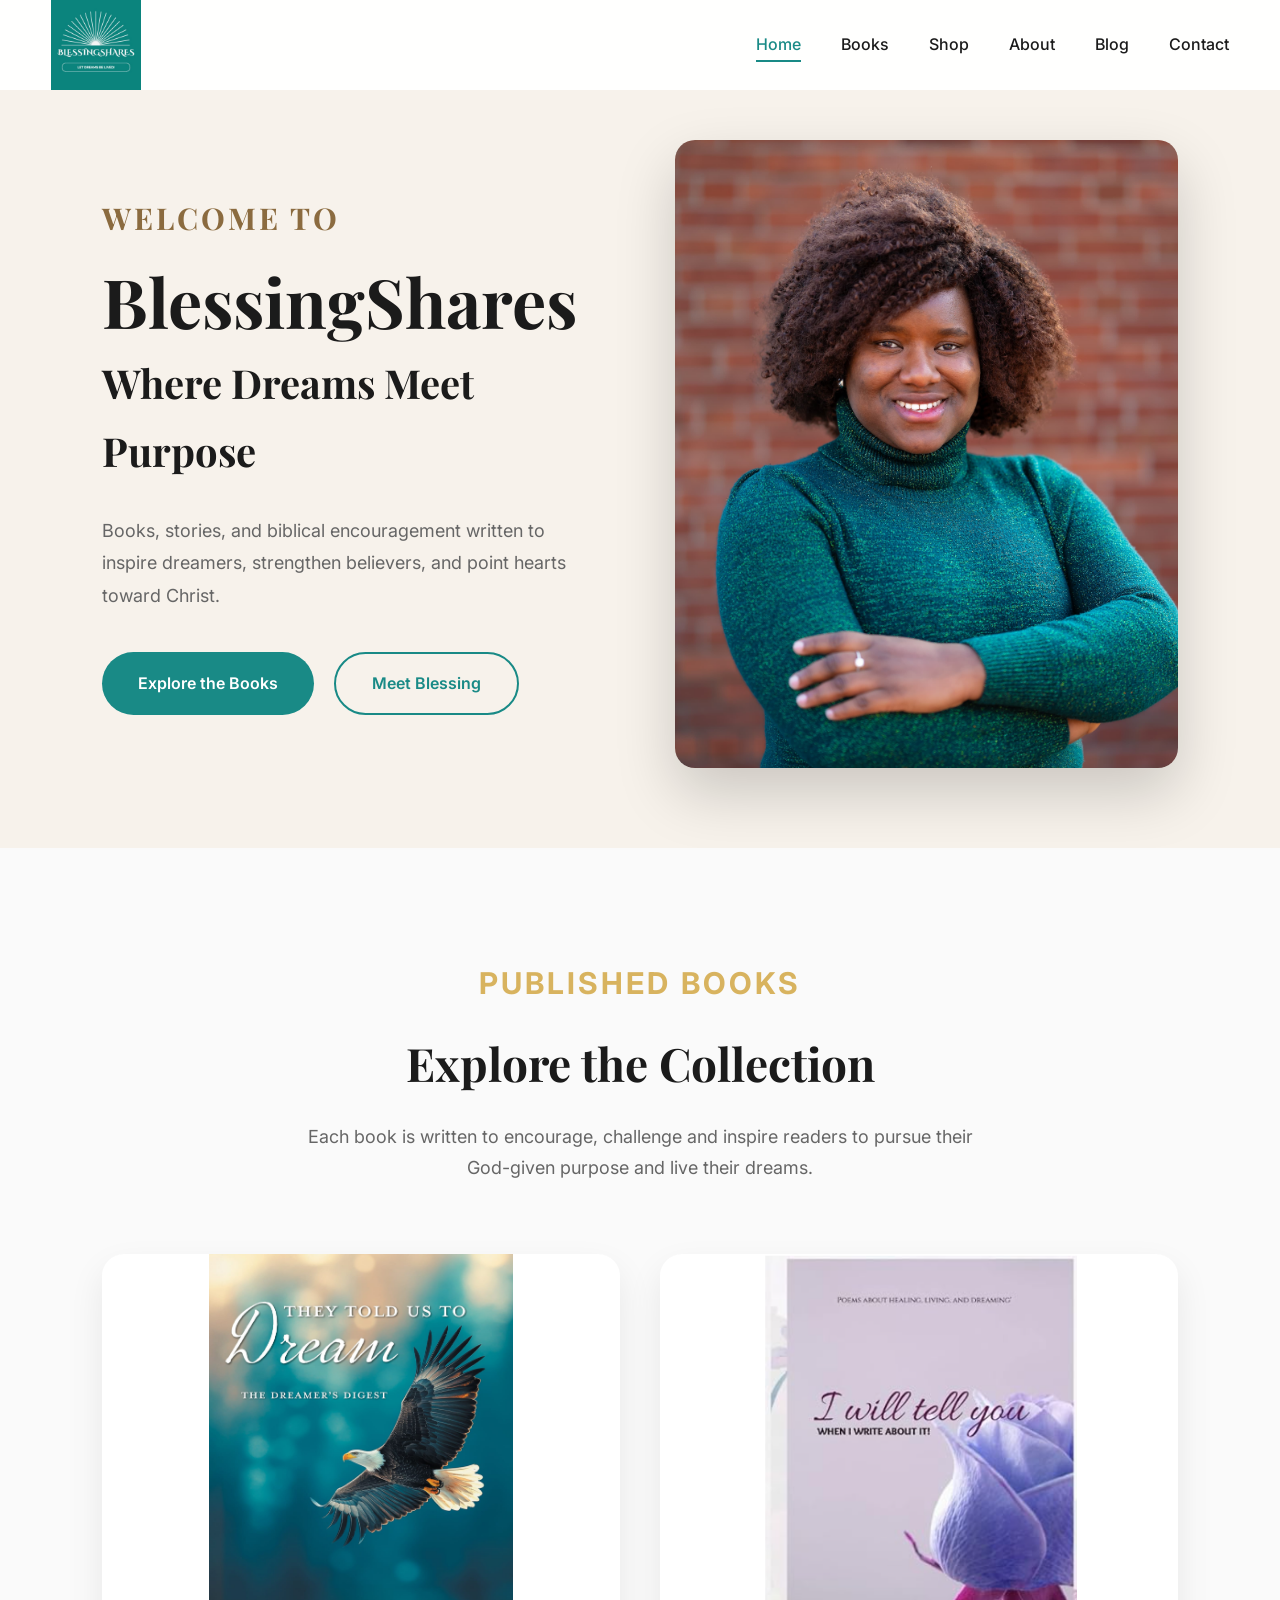
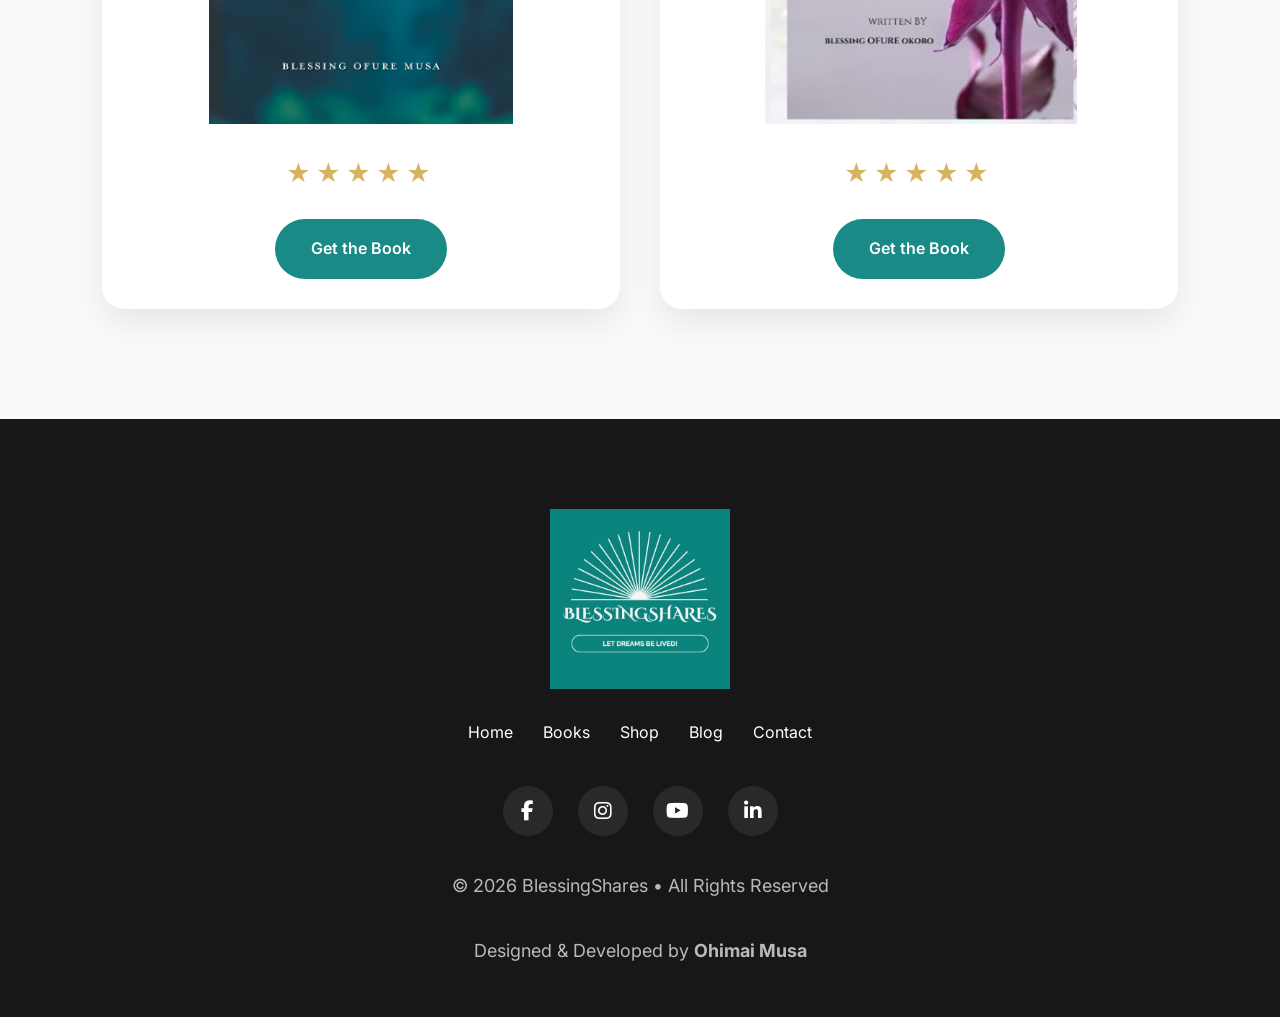
<file: index.html>
<!DOCTYPE html>
<html lang="en">

<head>

    <meta charset="UTF-8">

    <meta name="viewport"
          content="width=device-width, initial-scale=1.0">

    <title>
        BlessingShares | Books by Blessing Musa
    </title>

    <meta name="description"
          content="Official website of Blessing Musa. 
          Discover inspiring books, articles, and resources for     dreamers and believers.">

    <meta name="keywords"
          content="Blessing Musa, BlessingShares, 
          Christian     Books, Dreamers, They Told Us To Dream,  I'll Tell You When I Write About It">

    <meta name="author"
          content="Blessing Musa">

    <meta property="og:title"
          content="BlessingShares">

    <meta property="og:description"
          content="Books that inspire faith, purpose and dreams.">

    <meta property="og:image"
          content="Images/BlessingShares_logo.jpeg">

    <meta property="og:type"
          content="website">

    <meta property="og:url"
          content="https://blessingshares.com">

    <link rel="icon"
          href="Images/favicon.ico">

    <link rel="stylesheet"
          href="css/style.css">

    <link rel="stylesheet"
          href="css/animations.css">

    <link rel="stylesheet"
          href="css/responsive.css">

    <link rel="preconnect"
          href="https://fonts.googleapis.com">

    <link rel="preconnect"
          href="https://fonts.gstatic.com"
          crossorigin>

    <link href="https://fonts.googleapis.com/css2?family=Inter:wght@300;400;500;600;700&family=Playfair+Display:wght@500;600;700;800&display=swap"
          rel="stylesheet">

    <link rel="stylesheet"
          href="https://cdnjs.cloudflare.com/ajax/libs/font-awesome/6.7.2/css/all.min.css">

</head>

<body>

<header>

<nav class="navbar">

<div class="logo">

<a href="index.html">

<img src="Images/BlessingShares_logo.jpeg"
     alt="BlessingShares Logo">

</a>

</div>

<ul class="nav-links">

<li><a href="index.html" class="active">Home</a></li>

<li><a href="books.html">Books</a></li>

<li><a href="shop.html">Shop</a></li>

<li><a href="about.html">About</a></li>

<li><a href="blog.html">Blog</a></li>

<li><a href="contact.html">Contact</a></li>

</ul>

<div class="menu-btn">

<i class="fa-solid fa-bars"></i>

</div>

</nav>

</header>

<section class="hero">

    <div class="hero-overlay"></div>

    <div class="hero-container">

        <!-- Left Side -->
        <div class="hero-content fade-up">

            <h3>WELCOME TO</h3>

            <h1>BlessingShares</h1>

            <h2>Where Dreams Meet Purpose</h2>

            <p>

                Books, stories, and biblical encouragement written to inspire
                dreamers, strengthen believers, and point hearts toward Christ.

            </p>

            <div class="hero-buttons">

                <a href="books.html" class="primary-btn">

                    Explore the Books

                </a>

                <a href="about.html" class="secondary-btn">

                    Meet Blessing

                </a>

            </div>

        </div>

        <!-- Right Side -->

        <div class="hero-image fade-up">

            <img src="Images/Blessing Profile Picture.jpg"
                 alt="Blessing Musa speaking">

        </div>

    </div>

</section> 

<!-- ================= FEATURED BOOKS ================= -->

<section class="featured-books">

<div class="section-title fade-up">

<h5>Published Books</h5>

<h2>Explore the Collection</h2>

<p>

Each book is written to encourage,
challenge and inspire readers to pursue
their God-given purpose and live their dreams.

</p>

</div>

<div class="book-grid">

<div class="book-card">

      <img src="Images/They Told Us To Dream.jpeg" 
      alt ="They Told Us To Dream">

    <div class="book-info"> 

<!----
<p>

How can we overcome self-doubt?

What happens after our dreams finally come true?

Through personal stories,
poetry and biblical wisdom,
Blessing Musa inspires readers
to dream boldly while relying
on God's grace.

</p> --> 

<div class="book-rating">

★★★★★

</div>

<a href="they-told-us-to-dream.html"
class="primary-btn">

Get the Book

</a>

</div>

</div>

<div class="book-card fade-up">

<img
src="Images/I Will Tell You When I Write About It.png" 
alt="I Will Tell You When I Write About It">

<div class="book-info">

<!--<p>

A heartfelt collection of reflections,
stories,
and life lessons that encourage readers
to embrace the beauty of becoming,
even before the full story is written.

</p> -->

<div class="book-rating">

★★★★★

</div>

<a
href="ill-tell-you-when-i-write-about-it.html"
class="primary-btn">

Get the Book

</a>

</div>

</div>

</div>

</section>  


<footer>

<div class="footer-logo">

<img src="Images/BlessingShares_logo.jpeg"
     alt="BlessingShares">

</div>

<div class="footer-links">

<a href="index.html">Home</a>

<a href="books.html">Books</a>

<a href="shop.html">Shop</a>

<a href="blog.html">Blog</a>

<a href="contact.html">Contact</a>

</div>

<div class="social-icons">

<a href="https://facebook.com/blessingshares" target="_blank">

            <i class="fab fa-facebook-f"></i>

        </a>

        <a href="https://instagram.com/blessingshares" target="_blank">

            <i class="fab fa-instagram"></i>

        </a>

        <a href="https://youtube.com/@BlessingShares" target="_blank">

            <i class="fab fa-youtube"></i>

        </a>

        <a href="https://www.linkedin.com/in/blessing-okoro-mba-pmp%C2%AE-2342a594/" target="_blank">

            <i class="fab fa-linkedin-in"></i>

        </a> 

</div>

<p>

© 2026 BlessingShares • All Rights Reserved

</p>

<div class="footer-content">

                    <p>

                        Designed & Developed by

                        <strong>Ohimai Musa</strong>

                    </p>

            </div>

</footer>

<script src="js/script.js"></script>

</body>

</html>
</file>
<file: css/style.css>
/* =====================================================
   BlessingShares
   Main Stylesheet
   Author: Blessing Musa
   Website: blessingshares.com
===================================================== */

/* =====================
   GOOGLE FONTS
===================== */

@import url('https://fonts.googleapis.com/css2?family=Inter:wght@300;400;500;600;700&family=Playfair+Display:wght@500;600;700;800&display=swap');

/* =====================
   VARIABLES
===================== */

:root{

    --primary:#198A86;
    --primary-dark:#126865;
    --primary-light:#DFF7F5;

    --gold:#D8B35F;

    --black:#1B1B1B;

    --gray:#666;

    --light-gray:#f6f6f6;

    --white:#ffffff;

    --shadow:0 15px 40px rgba(0,0,0,.08);

    --radius:18px;

    --transition:.35s ease;

}

/* =====================
   RESET
===================== */

*{
    margin:0;
    padding:0;
    box-sizing:border-box;
}

html{

    scroll-behavior:smooth;

}

body{

    font-family:'Inter',sans-serif;

    color:var(--black);

    background:white;

    overflow-x:hidden;

    line-height:1.7;

}

img{

    width:100%;

    display:block;

}

a{

    text-decoration:none;

}

ul{

    list-style:none;

}

section{

    padding:110px 8%;

}

/* =====================
TYPOGRAPHY
===================== */

h1,h2,h3,h4{

    font-family:'Playfair Display',serif;

    font-weight:700;

}

h1{

    font-size:72px;

    line-height:1.1;

}

h2{

    font-size:46px;

    margin-bottom:20px;

}

h3{

    font-size:30px;

}

h5{

    font-size:14px;

    letter-spacing:3px;

    color:var(--gold);

    margin-bottom:15px;

    text-transform:uppercase;

    font-size: 30px; 

}

p{

    color:var(--gray);

    font-size:18px;

}

/* =====================
CONTAINER
===================== */

.container{

    width:min(1200px,90%);

    margin:auto;

}

/* =====================
HEADER
===================== */

header{

    position:fixed;

    width:100%;

    left:0;

    top:0;

    z-index:999;

    transition:.4s;

    background:rgba(255,255,255,.95);

    backdrop-filter:blur(15px);

    box-shadow:0 2px 15px rgba(0,0,0,.04);

}

.navbar{

    width:min(1300px,92%);

    margin:auto;

    height:90px;

    display:flex;

    justify-content:space-between;

    align-items:center;

}

.logo img{

    width: 90px;

}

#hero-text {
    margin-top: 30px;
    margin-bottom: 30px; 
    
}

.nav-links{

    display:flex;

    gap:40px;

}

.nav-links a{

    color:var(--black);

    font-weight:500;

    transition:var(--transition);

    position:relative;

}

.nav-links a::after{

    content:"";

    position:absolute;

    left:0;

    bottom:-8px;

    width:0;

    height:2px;

    background:var(--primary);

    transition:.3s;

}

.nav-links a:hover{

    color:var(--primary);

}

.nav-links a:hover::after{

    width:100%;

}

.nav-links .active{

    color:var(--primary);

}

.nav-links .active::after{

    width:100%;

}

.menu-btn{

    display:none;

    font-size:28px;

    cursor:pointer;

}

/* =====================================
BOOK CARD
===================================== */

.book-card{

    background:#fff;

    border-radius:22px;

    overflow:hidden;

    box-shadow:0 15px 35px rgba(0,0,0,.08);

    transition:.35s ease;

    display:flex;

    flex-direction:column;

    margin:0;

}

.book-card:hover{

    transform:translateY(-10px);

    box-shadow:0 25px 60px rgba(0,0,0,.15);

}

.book-image{

    width:100%;
    aspect-ratio:2/3;
    display:flex;
    justify-content:center;
    align-items:center;
    padding:20px;
    background:#fff;

}

.book-image img{

    max-width:100%;
    max-height:100%;
    width:auto;
    height:auto;
    object-fit:contain;
} 

.book-info{

    display:flex;

    flex-direction:column;

    align-items:center;

    justify-content:center;

    padding:30px;

    text-align:center;

    padding:30px; 

}

.book-rating{

    color:var(--gold);

    font-size:24px;

    letter-spacing:5px;

    margin-bottom:25px;

}

.book-card .primary-btn{

    display:inline-flex;

    justify-content:center;

    align-items:center;

    margin:0;

} 

.stats-grid{
    display:grid;
    grid-template-columns:repeat(auto-fit,minmax(220px,1fr));
    gap:30px;
}

.stat-card{
    background:#fff;
    padding:40px 20px;
    border-radius:20px;
    text-align:center;
    box-shadow:0 15px 35px rgba(0,0,0,.08);
}

.stat-card h1{
    color:var(--primary);
    font-size:60px;
    margin-bottom:10px;
}

.stat-card p{
    color: var(--gray) !important;
    margin:0;
    font-size:18px;
} 

/* =====================
BUTTONS
===================== */

.primary-btn{

    display:inline-flex;

    align-items:center;

    justify-content:center;

    padding:16px 36px;

    border-radius:50px;

    background:var(--primary);

    color:white;

    font-weight:600;

    transition:var(--transition);

}

.primary-btn:hover{

    background:var(--primary-dark);

    transform:translateY(-3px);

    box-shadow:var(--shadow);

}

.secondary-btn{

    display:inline-flex;

    align-items:center;

    justify-content:center;

    padding:16px 36px;

    border-radius:50px;

    border:2px solid white;

    color:white;

    transition:var(--transition);

    font-weight:600;

}

.secondary-btn:hover{

    background:white; 

    color:var(--primary);

}

/* Secondary button on white backgrounds */

.book-page .secondary-btn,
.featured-books .secondary-btn,
 .secondary-btn{

    background:transparent;

    color:var(--primary);

    border:2px solid var(--primary);

}

.book-page .secondary-btn:hover,
.featured-books .secondary-btn:hover,
 .secondary-btn:hover{

    background:var(--primary);

    color:white;

} 

.newsletter .secondary-btn{

    background:transparent;

    color:white;

    border:2px solid white;

}

.newsletter .secondary-btn:hover{

    background:white;

    color:var(--primary);

}
 
/* =====================
HERO
===================== */

.hero{

    background:#f7f2eb;

    padding:140px 8% 80px;

    overflow:hidden;

}

.hero-container{

    max-width:1400px;

    margin:auto;

    display:flex;

    align-items:center;

    justify-content:space-between;

    gap:70px;

}

.hero-content{

    flex:1;

}

.hero h3{

    color:#8B6B3F;

    letter-spacing:3px;

    margin-bottom:20px;

}

.hero h1{

    font-size:68px;

    margin-bottom:10px;

}

.hero h2{

    font-size:40px;

    margin-bottom:30px;

}

.hero p{

    max-width:600px;

    margin-bottom:40px;

    font-size:18px;

    line-height:1.8;

}

.hero-buttons{

    display:flex;

    gap:20px;

    flex-wrap:wrap;

}

.hero-image{

    flex:1;

    display:flex;

    justify-content:center;

}

.hero-image img{

    width:100%;

    max-width:600px;

    height:auto;

    border-radius:20px;

    box-shadow:0 25px 60px rgba(0,0,0,.18);

    object-fit:cover;

}

#shop-buttons{ 
    
    display:flex;

    gap:20px;

    flex-wrap:wrap;

    justify-content: center;

    align-items: center;
}


/* =====================
SECTION TITLE
===================== */

.section-title{

    text-align:center;

    margin-bottom:70px;

}

.section-title p{

    max-width:700px;

    margin:auto;
    margin-bottom:30px;

}

/* =====================
GENERAL CARD
===================== */

.card{

    background:white;

    border-radius:var(--radius);

    box-shadow:var(--shadow);

    transition:.35s;

}

.card:hover{

    transform:translateY(-8px);

}

/* =====================
UTILITY
===================== */

.text-center{

    text-align:center;

}

.mt-2{

    margin-top:20px;

}

.mt-3{

    margin-top:35px;

}

.mt-4{

    margin-top:50px;

}

.mb-2{

    margin-bottom:20px;

}

.mb-3{

    margin-bottom:40px;

}

/* =====================
SCROLLBAR
===================== */

::-webkit-scrollbar{

    width:10px;

}

::-webkit-scrollbar-thumb{

    background:var(--primary);

    border-radius:50px;

}

::-webkit-scrollbar-track{

    background:#efefef;

}

/* =====================================================
   FEATURED BOOKS
===================================================== */

.featured-books{

    background:#fafafa;

}

.book-grid{

    display:grid;

    grid-template-columns:repeat(auto-fit,minmax(320px,1fr));

    gap:40px;

    align-items:stretch; 

}


.book-card:hover{

    transform:translateY(-12px);

    box-shadow:0 25px 60px rgba(0,0,0,.15);

}

.book-card img{

    width:100%;

    height:470px;

    object-fit:contain;

    transition:.4s;

}

.book-card:hover img{

    transform:scale(1.05);

}


.book-card p{

    margin-bottom:20px;

    text-align:center;

}

.book-card a{

    margin-top:10px;

} 

.book-card a:hover{

    letter-spacing:1px;

    color:var(--gold);

}

#alternate{

    width:40px;
    object-fit:contain;

}


/* =====================================================
ABOUT PREVIEW
===================================================== */

.about-preview{

    display:grid;

    grid-template-columns:1fr 1fr;

    gap:80px;

    align-items:center;

}

.about-image{

    position:relative;

}

.about-image img{

    border-radius:25px;

    box-shadow:0 20px 50px rgba(0,0,0,.12);

}



.about-text h2{

    margin-bottom:25px;

}

.about-text p{

    margin-bottom:35px;

}

/* =====================================================
NEWSLETTER
===================================================== */

.newsletter{

    text-align:center;

    background:

    linear-gradient(

    rgba(25,138,134,.92),

    rgba(18,104,101,.92)

    ),

    url("../images/newsletter-bg.jpg");

    background-size:cover;

    background-position:center;

    color:white;

}

.newsletter h2{

    color:white;

    margin-bottom:20px;

}

.newsletter p{

    color:rgba(255,255,255,.9);

    max-width:650px;

    margin:auto;

    margin-bottom:40px;

}

.newsletter form{
    display:flex;
    flex-wrap:wrap;
    gap:15px;
    justify-content:center;
    max-width:800px;
    margin:auto;
} 

.newsletter input{
    flex:1 1 220px;
    padding:18px 24px;
    border:none;
    outline:none;
    border-radius:50px;
    font-size:17px;
} 

.newsletter button{

    padding:18px 35px;

    border:none;

    background:var(--gold);

    color:white;

    cursor:pointer;

    font-weight:700;

    border-radius:50px;

    transition:.3s;

}

.newsletter button:hover{

    background:white;

    color:var(--primary);

}


/* =====================================================
FOOTER
===================================================== */

footer{

    background:#171717;

    color:white;

    padding:90px 8% 50px;

    text-align:center;

}

.footer-logo img{

    width:180px;

    margin:auto;

    margin-bottom:30px;

}

.footer-links{

    display:flex;

    justify-content:center;

    flex-wrap:wrap;

    gap:30px;

    margin-bottom:40px;

}

.footer-links a{

    color:white;

    transition:.3s;

}

.footer-links a:hover{

    color:var(--gold);

}

footer p{

    color:rgba(255,255,255,.7);

    margin-top:35px;

}

.footer-content {
    display: flex;
    text-align: center;
    justify-content: center;
}

/* =====================================================
SOCIAL ICONS
===================================================== */

.social-icons{

    display:flex;
    justify-content:center;
    align-items:center;
    gap:25px;
    margin-top:30px; 

}

.social-icons a{

    width:50px;

    height:50px;

    border-radius:50%;

    display:flex;

    justify-content:center;

    align-items:center;

    background:rgba(255,255,255,.08);

    color:white;

    font-size:20px;

    transition:.35s;

}

.social-icons a:hover{

    background:var(--gold);

    transform:translateY(-6px);

}


/* =====================================================
IMAGE EFFECTS
===================================================== */

img{

    transition:.4s ease;

}

.zoom:hover img{

    transform:scale(1.08);

}

/* =====================================================
SECTION SPACING
===================================================== */

.featured-books,

.about-preview,

.newsletter{

    position:relative;

}

.featured-books::before{

    content:"";

    position:absolute;

    width:300px;

    height:300px;


    border-radius:50%;

    top:-120px;

    right:-150px;

    opacity:.35;

}

.about-preview::before{

    content:"";

    position:absolute;

    width:250px;

    height:250px;

    border-radius:50%;


    opacity:.08;

    left:-120px;

    bottom:-80px;

}

/* =====================================================
LINK ANIMATIONS
===================================================== */

a{

    transition:.3s;

}

a:hover{

    text-decoration:none;

}

/* =====================================================
BUTTON IMPROVEMENTS
===================================================== */

.primary-btn i{

    margin-left:12px;

}

.secondary-btn i{

    margin-left:12px;

}

/* =====================================================
END OF PART 2
===================================================== */

/* =====================================================
   BOOKS PAGE
===================================================== */

.books-hero,
.shop-hero,
.blog-hero,
.about-hero,
.contact-hero{

    padding:180px 8% 100px;
    text-align:center;
    background:linear-gradient(rgba(25,138,134,.92),rgba(18,104,101,.92)),
    url("../images/hero.jpg") center/cover;
    color:white;

}

.books-hero h1,
.shop-hero h1,
.blog-hero h1,
.about-hero h1,
.contact-hero h1{

    color:white;

}

.books-hero p,
.shop-hero p,
.blog-hero p,
.about-hero p,
.contact-hero p{

    color:rgba(255,255,255,.9);
    max-width:750px;
    margin:auto;

}

/* =====================================================
BOOK GRID
===================================================== */

.books-grid{

    display:grid;
    grid-template-columns:repeat(auto-fit,minmax(300px,1fr));
    gap:40px;

}

.book-item{

    background:white;
    border-radius:20px;
    overflow:hidden;
    box-shadow:var(--shadow);
    transition:.35s;

}

.book-item:hover{

    transform:translateY(-10px);

}

.book-item img{

    height:430px;
    object-fit:cover;

}



.book-info h3{ 

    margin-bottom:15px;
    font-size: 28px; 

}

.book-info p{

    margin-bottom:5px;

}


/* =====================================================
SHOP PAGE
===================================================== */

.shop-grid{

    display:grid;
    grid-template-columns:repeat(auto-fit,minmax(280px,1fr));
    gap:35px;

}

.store-buttons{

    display:flex;
    flex-wrap:wrap;
    gap:15px;
    margin-top:25px;

}

.store-buttons a{

    padding:12px 24px;
    background:var(--primary);
    color:white;
    border-radius:50px;
    transition:.3s;

}

.store-buttons a:hover{

    background:var(--primary-dark);

}

/* =====================================================
INDIVIDUAL BOOK PAGE
===================================================== */

.book-page{

    display:grid;
    grid-template-columns:420px 1fr;
    gap:80px;
    align-items:center;

}

.book-cover img{

    border-radius:20px;
    box-shadow:var(--shadow);

}

.book-details h1{

    margin-bottom:25px;

}

.book-details p{

    margin-bottom:20px;

}

/* =====================================================
ABOUT PAGE
===================================================== */

.author-section{

    display:grid;
    grid-template-columns:1fr 1fr;
    gap:70px;
    align-items:center;

}

.author-section img{

    border-radius:25px;
    box-shadow:var(--shadow);

}

/* =====================================================
BLOG PAGE
===================================================== */

.blog-grid{

    display:grid;
    grid-template-columns:repeat(auto-fit,minmax(320px,1fr));
    gap:35px;

}

.blog-card{

    background:white;
    border-radius:20px;
    overflow:hidden;
    box-shadow:var(--shadow);

}

.blog-card img{

    height:240px;
    object-fit:cover;

}

.blog-content{

    padding:30px;

}

.blog-content h3{

    margin-bottom:15px;

}

.blog-content p{

    margin-bottom:20px;

}

/* =====================================================
CONTACT PAGE
===================================================== */

.contact-wrapper{

    display:grid;
    grid-template-columns:1fr 1fr;
    gap:70px;

}

.contact-info{

    display:flex;
    flex-direction:column;
    gap:30px;

}

.info-box{

    background:white;
    padding:30px;
    border-radius:20px;
    box-shadow:var(--shadow);

}

.contact-form{

    background:white;
    padding:40px;
    border-radius:20px;
    box-shadow:var(--shadow);

}

.contact-form input,
.contact-form textarea{

    width:100%;
    padding:16px 18px;
    margin-bottom:20px;
    border:1px solid #ddd;
    border-radius:12px;
    font-size:16px;
    font-family:inherit;
     

}

.contact-form textarea{

    resize:vertical;
    min-height:180px;

}

 

.contact-form button{

    width:100%;
    padding:18px;
    border:none;
    background:var(--primary);
    color:white;
    border-radius:12px;
    cursor:pointer;
    font-size:17px;
    transition:.3s;

}

.contact-form button:hover{

    background:var(--primary-dark);

}

/* =====================================================
UTILITY CLASSES
===================================================== */

.text-primary{

    color:var(--primary);

}

.bg-light{

    background:#fafafa;

}

.rounded{

    border-radius:20px;

}

.shadow{

    box-shadow:var(--shadow);

}

.flex{

    display:flex;

}

.flex-center{

    display:flex;
    justify-content:center;
    align-items:center;

}

.grid{

    display:grid;

}

.hidden{

    display:none;

}

/* =====================================================
SMOOTH IMAGE EFFECTS
===================================================== */

.book-card,
.book-item,
.blog-card,
.info-box{

    transition:.35s;

}

.book-card:hover,
.book-item:hover,
.blog-card:hover,
.info-box:hover{

    transform:translateY(-8px);

}

/* =====================================================
FADE ANIMATION
===================================================== */

.fade{

    opacity:0;
    transform:translateY(40px);
    transition:1s;

}

.fade.show{

    opacity:1;
    transform:translateY(0);

}

/* =====================================================
BACK TO TOP BUTTON
===================================================== */

#topBtn{

    position:fixed;
    right:30px;
    bottom:30px;
    width:55px;
    height:55px;
    background:var(--primary);
    color:white;
    border-radius:50%;
    display:flex;
    justify-content:center;
    align-items:center;
    cursor:pointer;
    box-shadow:var(--shadow);
    transition:.3s;
    z-index:999;

}

#topBtn:hover{

    background:var(--primary-dark);
    transform:translateY(-4px);

}

/* =====================================================
LOADING
===================================================== */

::selection{

    background:var(--primary);
    color:white;

}

input:focus,
textarea:focus{

    border-color:var(--primary);
    outline:none;
    box-shadow:0 0 0 3px rgba(25,138,134,.15);

}

/* =====================================================
END OF MAIN STYLESHEET
===================================================== */
</file>
<file: css/animations.css>
/* ==========================================
   BlessingShares Animations
========================================== */

/* Fade Up */
.fade-up{
    opacity:0;
    transform:translateY(40px);
    transition:all .9s ease;
}

.fade-up.show{
    opacity:1;
    transform:translateY(0);
}

/* Fade In */
.fade-in{
    opacity:0;
    transition:opacity 1s ease;
}

.fade-in.show{
    opacity:1;
}

/* Slide Left */

.slide-left{
    opacity:0;
    transform:translateX(-60px);
    transition:all .9s ease;
}

.slide-left.show{
    opacity:1;
    transform:translateX(0);
}

/* Slide Right */

.slide-right{
    opacity:0;
    transform:translateX(60px);
    transition:all .9s ease;
}

.slide-right.show{
    opacity:1;
    transform:translateX(0);
}

/* Zoom */

.zoom{
    opacity:0;
    transform:scale(.9);
    transition:all .8s ease;
}

.zoom.show{
    opacity:1;
    transform:scale(1);
}

/* Floating Animation */

@keyframes float{

0%{
transform:translateY(0px);
}

50%{
transform:translateY(-15px);
}

100%{
transform:translateY(0px);
}

}

.hero-book{

animation:float 5s ease-in-out infinite;

}

/* Hero Title */

.hero h1{

animation:heroTitle 1.2s ease;

}

@keyframes heroTitle{

from{

opacity:0;
transform:translateY(50px);

}

to{

opacity:1;
transform:translateY(0);

}

}

/* Hero Subtitle */

.hero h2{

animation:heroSubtitle 1.5s ease;

}

@keyframes heroSubtitle{

from{

opacity:0;
transform:translateY(60px);

}

to{

opacity:1;
transform:translateY(0);

}

}

/* Hero Paragraph */

.hero p{

animation:heroParagraph 1.8s ease;

}

@keyframes heroParagraph{

from{

opacity:0;

transform:translateY(70px);

}

to{

opacity:1;

transform:translateY(0);

}

}

/* Buttons */

.primary-btn,
.secondary-btn{

transition:.35s;

}

.primary-btn:hover{

transform:translateY(-4px) scale(1.03);

}

.secondary-btn:hover{

transform:translateY(-4px);

}

/* Book Cards */

.book-card{

transition:.35s;

}

.book-card:hover{

transform:translateY(-12px);

}

/* Image Zoom */

.book-card img,
.book-item img,
.blog-card img{

transition:.5s ease;

}

.book-card:hover img,
.book-item:hover img,
.blog-card:hover img{

transform:scale(1.08);

}

/* Navbar */

header{

transition:.4s;

}

/* Footer Icons */

.social-icons a{

transition:.3s;

}

.social-icons a:hover{

transform:translateY(-6px) rotate(5deg);

}

/* Pulse */

@keyframes pulse{

0%{

transform:scale(1);

}

50%{

transform:scale(1.06);

}

100%{

transform:scale(1);

}

}

.newsletter button{

animation:pulse 3s infinite;

}

/* Page Load */

body{

animation:pageLoad .6s ease;

}

@keyframes pageLoad{

from{

opacity:0;

}

to{

opacity:1;

}

}
</file>
<file: css/responsive.css>
/* ==========================================
   BlessingShares
   RESPONSIVE.CSS
   Mobile • Tablet • Desktop
========================================== */

/* ==========================
LARGE TABLETS
========================== */

@media (max-width:900px){

.hero{

    padding:120px 25px 70px;

}

.hero-container{

    flex-direction:column;

    text-align:center;

    gap:50px;

}

.hero-content{

    order:2;

}

.hero-image{

    order:1;

}

.hero h1{

    font-size:48px;

}

.hero h2{

    font-size:30px;

}

.hero p{

    margin:auto auto 35px;

}

.hero-buttons{

    justify-content:center;

}

.hero-image img{

    max-width:420px;

}

} 

.about-preview{

    gap:50px;

}

.book-page{

    gap:50px;

}



/* ==========================
TABLETS
========================== */

@media (max-width:992px){

h1{

    font-size:52px;

}

h2{

    font-size:38px;

}

.hero{

    min-height:90vh;

}

.hero-buttons{

    flex-wrap:wrap;

}

.about-preview{

    grid-template-columns:1fr;

    text-align:center;

}

.about-image{

    max-width:500px;

    margin:auto;

}

.author-section{

    grid-template-columns:1fr;

}

.book-page{

    grid-template-columns:1fr;

    text-align:center;

}

.book-cover{

    max-width:400px;

    margin:auto;

}

.contact-wrapper{

    grid-template-columns:1fr;

}

.footer-links{

    gap:20px;

}

.footer-content{
    flex-direction:column;
    gap:20px;
}

}

/* ==========================
MOBILE MENU
========================== */

@media (max-width:850px){

.menu-btn{

    display:block;

    color:var(--primary);

    z-index:1001;

}

.nav-links{

    position:fixed;

    top:90px;

    right:-100%;

    width:280px;

    height:calc(100vh - 90px);

    background:white;

    flex-direction:column;

    justify-content:flex-start;

    align-items:center;

    gap:35px;

    padding-top:60px;

    transition:.35s;

    box-shadow:-5px 0 25px rgba(0,0,0,.08);

}

.nav-links.active{

    right:0;

}

.nav-links a{

    font-size:18px;

}

}

/* ==========================
SMALL TABLETS
========================== */

@media (max-width:768px){

section{

    padding:80px 5%;

}

 .newsletter{
        padding:50px 6%;
    }

.newsletter p {
        font-size: 17px;
    }

    .newsletter-form {
        flex-direction: column;
        align-items: center;
        gap: 12px;
    }

    .newsletter-form input {
        width: 100%;
        max-width: 320px;
        padding: 10px 12px;
    }
    
.newsletter-form button {
        width: 200px;
        padding: 12px;
    } 

  

.hero{

    padding:150px 5%;

}

.hero h1{

    font-size:48px;

}

.hero h2{

    font-size:28px;

}

.hero p{

    font-size:17px;

}

.hero-buttons{

    flex-direction:column;

    align-items:center;

}

.primary-btn,

.secondary-btn{

    width:240px;

}

.book-grid{

    grid-template-columns:1fr;

}

.books-grid{

    grid-template-columns:1fr;

}

.shop-grid{

    grid-template-columns:1fr;

}

.blog-grid{

    grid-template-columns:1fr;

}



.newsletter-form input{

    width: 100%;

    max-width: 240px;

    padding: 10px 14px; 

    max-height: 40px;

}

.newsletter-form button{

    border-radius:50px;

    width: 180px;

     margin: 5px auto 0; 

    max-width: 220px;

    margin-top: 15px;

    display: block;


}

.social-icons{

    flex-wrap:wrap;

}

}

/* ==========================
PHONES
========================== */

@media (max-width:576px){

.logo img{

    width:80px;

}

.navbar{

    height:80px;

}

.nav-links{

    top:80px;

    height:calc(100vh - 80px);

}

.hero{

    min-height:85vh;

}

.hero h1{

    font-size:40px;

}

.hero h2{

    font-size:24px;

}

.section-title h2{

    font-size:34px;

}

.section-title p{

    margin-bottom:30px;

}

.shop-grid{
    justify-items:center;
}

.about-text{

        text-align: center;

    }

    .about-text ul{

        list-style-position: inside;

        padding-left: 0;

        display: inline-block;

        text-align: left;

        margin-bottom: 50px;

    }

.about-text h2{

    font-size:34px;

}

.section-title {

    justify-items:center;

}


.newsletter h2{

    font-size:34px;

}

.book-card img{

    height:400px;

}

.book-item img{

    height:390px;

}

.blog-card img{

    height:220px;

}

.contact-form{

    padding:25px;

}

.info-box{

    padding:22px;

}



.footer-links{

    flex-direction:column;

    gap:15px;

}

.footer-logo img{

    width:150px;

}

footer{

    padding:70px 5% 40px;

}

}

/* ==========================
VERY SMALL PHONES
========================== */

@media (max-width:430px){

section{

    padding:70px 20px;

}

.hero{

    padding:130px 20px;

}

.hero h1{

    font-size:34px;

}

.hero h2{

    font-size:22px;

}

.hero p{

    font-size:16px;

}

.primary-btn,

.secondary-btn{

    width:100%;

}

.book-card{

    border-radius:16px;

}

.book-item{

    border-radius:16px;

}

.blog-card{

    border-radius:16px;

}

.book-card img{

    height:350px;

}

.book-item img{

    height:350px;

}

.book-info{

    padding:22px;

}

.blog-content{

    padding:22px;

}

.contact-form{

    padding:20px;

}

.newsletter input{

    padding:16px;

}

.newsletter button{

    padding:16px;

}

}

/* ==========================
LANDSCAPE PHONES
========================== */

@media (max-height:500px){

.hero{

    min-height:650px;

}

.nav-links{

    overflow-y:auto;

}

}

/* ==========================
LARGE DESKTOPS
========================== */

@media (min-width:1500px){

.hero-content{

    max-width:950px;

}

.hero h1{

    font-size:84px;

}

.hero h2{

    font-size:46px;

}

section{

    padding:120px 10%;

}

}

/* ==========================
PHONES (≤ 480px)
========================== */

@media (max-width: 480px) {

    .newsletter {
        padding: 40px 20px;
    }

    .newsletter h2 {
        font-size: 30px;
    }

    .newsletter p {
        font-size: 16px;
        margin-bottom: 25px;
    }

    .newsletter-form input,
    .newsletter-form button {
        padding: 10px;
        max-width: 100%;
    }

    .newsletter-form button {
        width: 100%;
        border-radius: 40px;
    }
} 

/* ==========================
PRINT
========================== */

@media print{

header,

footer,

.menu-btn,

.newsletter,

.social-icons,

.primary-btn,

.secondary-btn{

    display:none !important;

}

body{

    background:white;

    color:black;

}

section{

    padding:20px;

}

}
</file>
